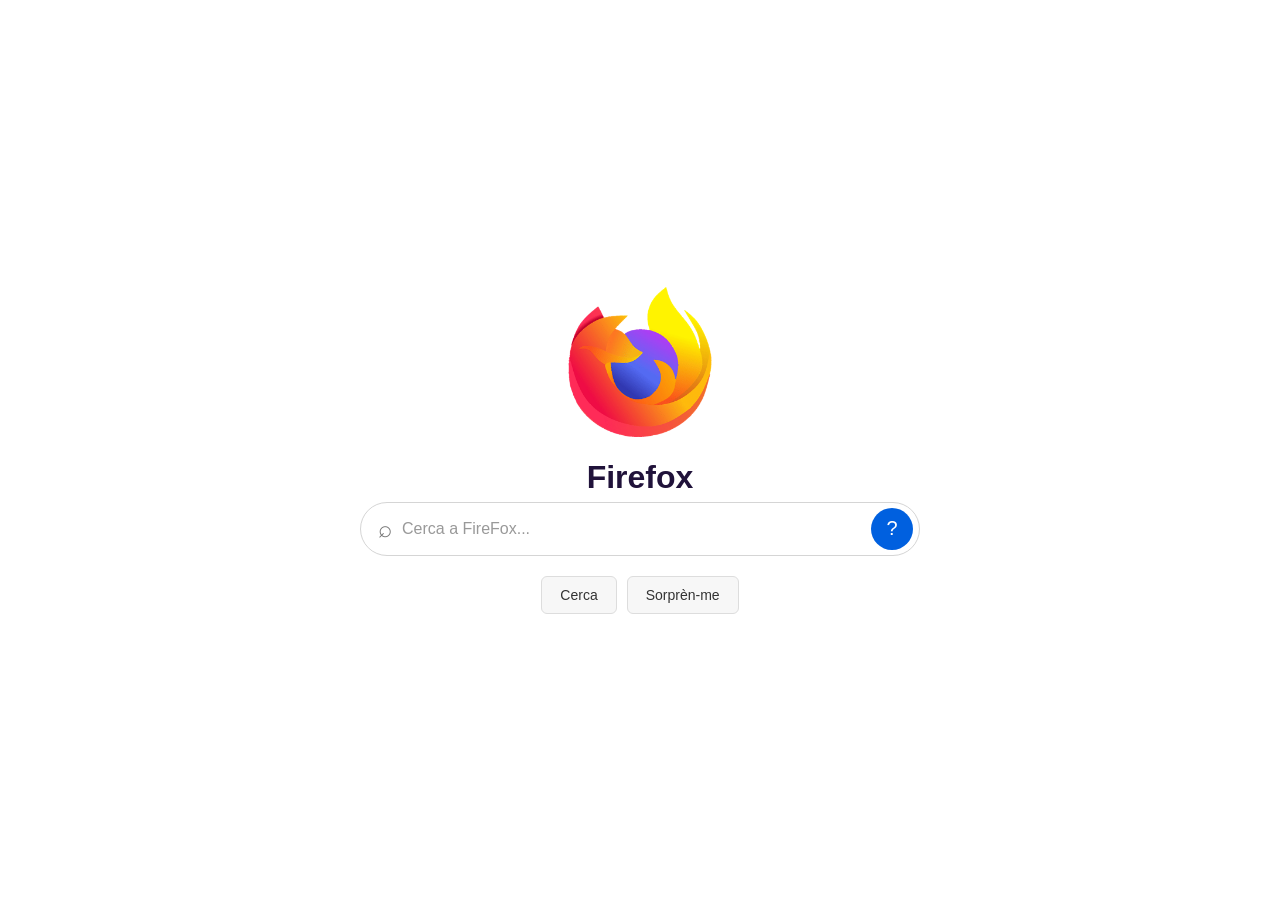
<file: 01_task/index.html>
<!DOCTYPE html>
<html lang="ca">
<head>
    <meta charset="UTF-8">
    <meta name="viewport" content="width=device-width, initial-scale=1.0">

    <title>Firefox</title>

    <link rel="stylesheet" href="styles.css">
</head>

<body>

    <main class="contenidor">

        <img src="firefox.png" alt="Firefox" class="logo">

        <h1>Firefox</h1>

        <form
            class="cerca"
            action="https://www.google.com/search"
            method="GET"
        >
            <span class="icona">⌕</span>

            <input
                type="text"
                name="q"
                class="buscador"
                placeholder="Cerca a FireFox..."
                autocomplete="off"
            >

            <button type="submit">?</button>
        </form>

        <div class="botons">
            <button type="button" onclick="document.querySelector('.buscador').focus()">
                Cerca
            </button>

            <button
                type="button"
                onclick="window.location.href='https:firefox.com'"
            >
                Sorprèn-me
            </button>
        </div>

    </main>

</body>
</html>
</file>
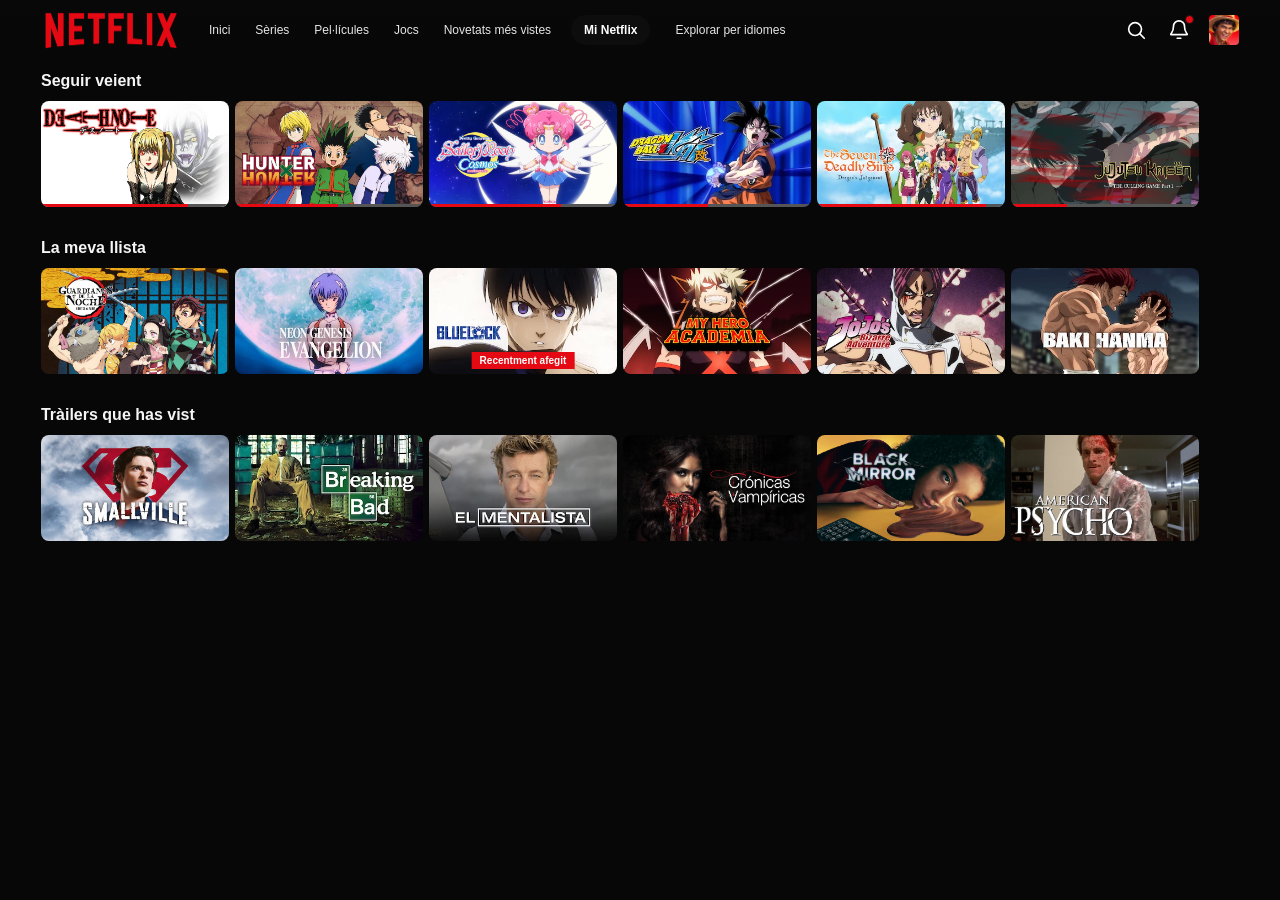
<file: 02_task/index.html>
<!DOCTYPE html>
<html lang="ca">
<head>
    <meta charset="UTF-8">
    <meta name="viewport" content="width=device-width, initial-scale=1.0">
    <title>Netflix</title>
    <link rel="icon" type="image/x-icon" href="./imgs/netflix.ico">
    <link rel="stylesheet" href="style.css">
</head>
<body>
    <header class="topbar">
        <a href="#" class="logo">
            <img src="./imgs/netflix-logo.png" alt="Netflix">
        </a>

        <nav class="navigation">
            <a href="#">Inici</a>
            <a href="#">Sèries</a>
            <a href="#">Pel·lícules</a>
            <a href="#">Jocs</a>
            <a href="#">Novetats més vistes</a>
            <a href="#" class="my-netflix">Mi Netflix</a>
            <a href="#">Explorar per idiomes</a>
        </nav>

        <div class="header-actions">
            <button aria-label="Cercar" class="icon-button">
                <svg viewBox="0 0 24 24" aria-hidden="true">
                    <circle cx="11" cy="11" r="7"></circle>
                    <path d="m16 16 5 5"></path>
                </svg>
            </button>

            <button aria-label="Notificacions" class="icon-button notification-button">
                <svg viewBox="0 0 24 24" aria-hidden="true">
                    <path d="M18 8a6 6 0 0 0-12 0c0 7-3 7-3 9h18c0-2-3-2-3-9"></path>
                    <path d="M10 21h4"></path>
                </svg>
                <span class="notification-dot"></span>
            </button>
            <img src="./imgs/user.png" alt="Perfil" class="avatar">
        </div>
    </header>

    <main>
        <section class="content-section">
            <h2>Seguir veient</h2>
            <div class="movie-row">
                <article class="movie-card">
                    <img src="./imgs/deathnote.png" alt="League of Legends">
                    <div class="progress"><span style="width: 78%"></span></div>
                </article>
                <article class="movie-card">
                    <img src="./imgs/hunterxhunter.png" alt="Valorant">
                    <div class="progress"><span style="width: 55%"></span></div>
                </article>
                <article class="movie-card">
                    <img src="./imgs/sailormoon.png" alt="Minecraft">
                    <div class="progress"><span style="width: 70%"></span></div>
                </article>
                <article class="movie-card">
                    <img src="./imgs/dragonballz.png" alt="FIFA">
                    <div class="progress"><span style="width: 45%"></span></div>
                </article>
                <article class="movie-card">
                    <img src="./imgs/thesevendeadlysins.png" alt="Grand Theft Auto">
                    <div class="progress"><span style="width: 90%"></span></div>
                </article>
                <article class="movie-card">
                    <img src="./imgs/jujutsukaisen.png" alt="League of Legends">
                    <div class="progress"><span style="width: 30%"></span></div>
                </article>
            </div>
        </section>

        <section class="content-section">
            <h2>La meva llista</h2>
            <div class="movie-row">
                <article class="movie-card">
                    <img src="./imgs/demonslayer.png" alt="demonslayer">
                </article>
                <article class="movie-card">
                    <img src="./imgs/neongenesisevangelion.png" alt="neongenesisevangelion">
                </article>
                <article class="movie-card">
                    <img src="./imgs/bluelock.png" alt="Minecraft">
                    <span class="new-label">Recentment afegit</span>
                </article>
                <article class="movie-card">
                    <img src="./imgs/myheroacademia.png" alt="FIFA">
                </article>
                <article class="movie-card">
                    <img src="./imgs/jojos.png" alt="Grand Theft Auto">
                </article>
                <article class="movie-card">
                    <img src="./imgs/baki.png" alt="Valorant">
                </article>
            </div>
        </section>

        <section class="content-section">
            <h2>Tràilers que has vist</h2>
            <div class="movie-row">
                <article class="movie-card">
                    <img src="./imgs/smallville.png" alt="Tràiler de Valorant">
                </article>
                <article class="movie-card">
                    <img src="./imgs/breakingbad.png" alt="Tràiler de GTA">
                </article>
                <article class="movie-card">
                    <img src="./imgs/elmentalista.png" alt="Tràiler de Minecraft">
                </article>
                <article class="movie-card">
                    <img src="./imgs/cronicasvampiricas.png" alt="Tràiler de League of Legends">
                </article>
                <article class="movie-card">
                    <img src="./imgs/blackmirror.png" alt="Tràiler de FIFA">
                </article>
                <article class="movie-card">
                    <img src="./imgs/psycho.png" alt="Tràiler de GTA">
                </article>
            </div>
        </section>
    </main>
</body>
</html>
</file>
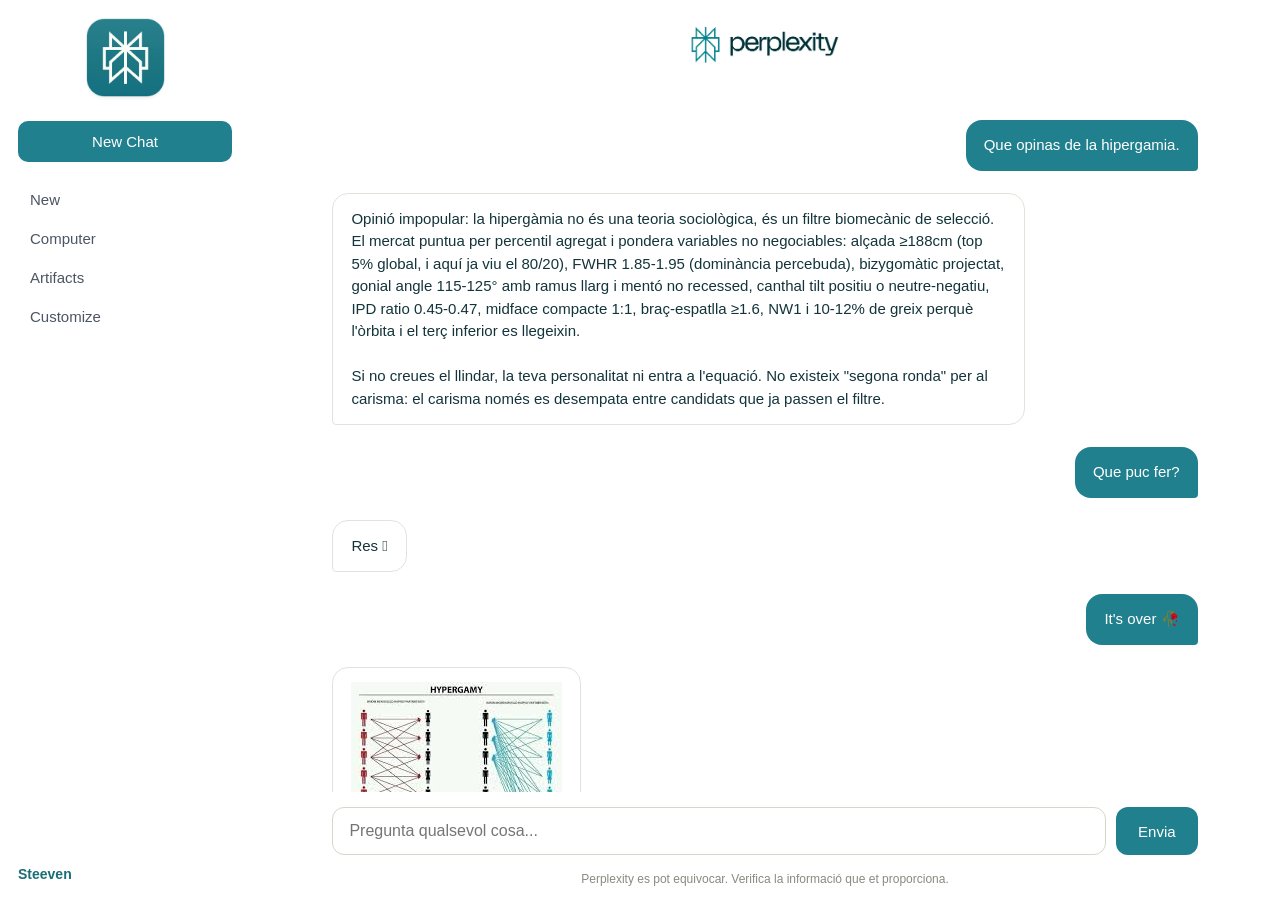
<file: 03_task/index.html>
<!doctype html>
<html lang="ca">
  <head>
    <meta charset="UTF-8" />
    <meta name="viewport" content="width=device-width, initial-scale=1.0" />
    <title>Perplexity AI</title>
    <link rel="stylesheet" href="style.css" />
  </head>
  <body>
    <div class="layout">
      <aside class="sidebar">
        <div class="sidebar-logo">
          <img src="./logo.jpg" alt="Perplexity Logo" />
        </div>

        <button class="new-chat">New Chat</button>

        <ul class="menu">
          <li>New</li>
          <li>Computer</li>
          <li>Artifacts</li>
          <li>Customize</li>
        </ul>

        <div class="sidebar-bottom">
          <p><b>Steeven</b></p>
        </div>
      </aside>

      <main class="chat-area">
        <header class="topbar">
          <img class="name-logo" src="./isologo.png" alt="Perplexity Isologo" />
        </header>

        <div class="chat-container">
          <div class="chat-message user">
            <div class="bubble">Que opinas de la hipergamia.</div>
          </div>

          <div class="chat-message bot">
            <div class="bubble">
              Opinió impopular: la hipergàmia no és una teoria sociològica, és un
              filtre biomecànic de selecció. El mercat puntua per percentil
              agregat i pondera variables no negociables: alçada ≥188cm (top 5%
              global, i aquí ja viu el 80/20), FWHR 1.85-1.95 (dominància
              percebuda), bizygomàtic projectat, gonial angle 115-125° amb ramus
              llarg i mentó no recessed, canthal tilt positiu o neutre-negatiu,
              IPD ratio 0.45-0.47, midface compacte 1:1, braç-espatlla ≥1.6,
              NW1 i 10-12% de greix perquè l'òrbita i el terç inferior es
              llegeixin.<br /><br />
              Si no creues el llindar, la teva personalitat ni entra a
              l'equació. No existeix "segona ronda" per al carisma: el carisma
              només es desempata entre candidats que ja passen el filtre.
            </div>
          </div>

          <div class="chat-message user">
            <div class="bubble">Que puc fer?</div>
          </div>

          <div class="chat-message bot">
            <div class="bubble">Res 🫩
            </div>
          </div>

          <div class="chat-message user">
            <div class="bubble">It's over 🥀</div>
          </div>

          <div class="chat-message bot">
            <div class="bubble">
              <a href="hipergamy.png" target="_blank">
                <img
                  src="hipergamy.png"
                  alt="Hipergamia"
                  style="max-width: 100%; height: auto"
                />
              </a>
            </div>
          </div>
        </div>

        <form class="input-form">
          <input type="text" placeholder="Pregunta qualsevol cosa..." />
          <button type="submit">Envia</button>
        </form>

        <p class="disclaimer">
          Perplexity es pot equivocar. Verifica la informació que et
          proporciona.
        </p>
      </main>
    </div>
  </body>
</html>
</file>
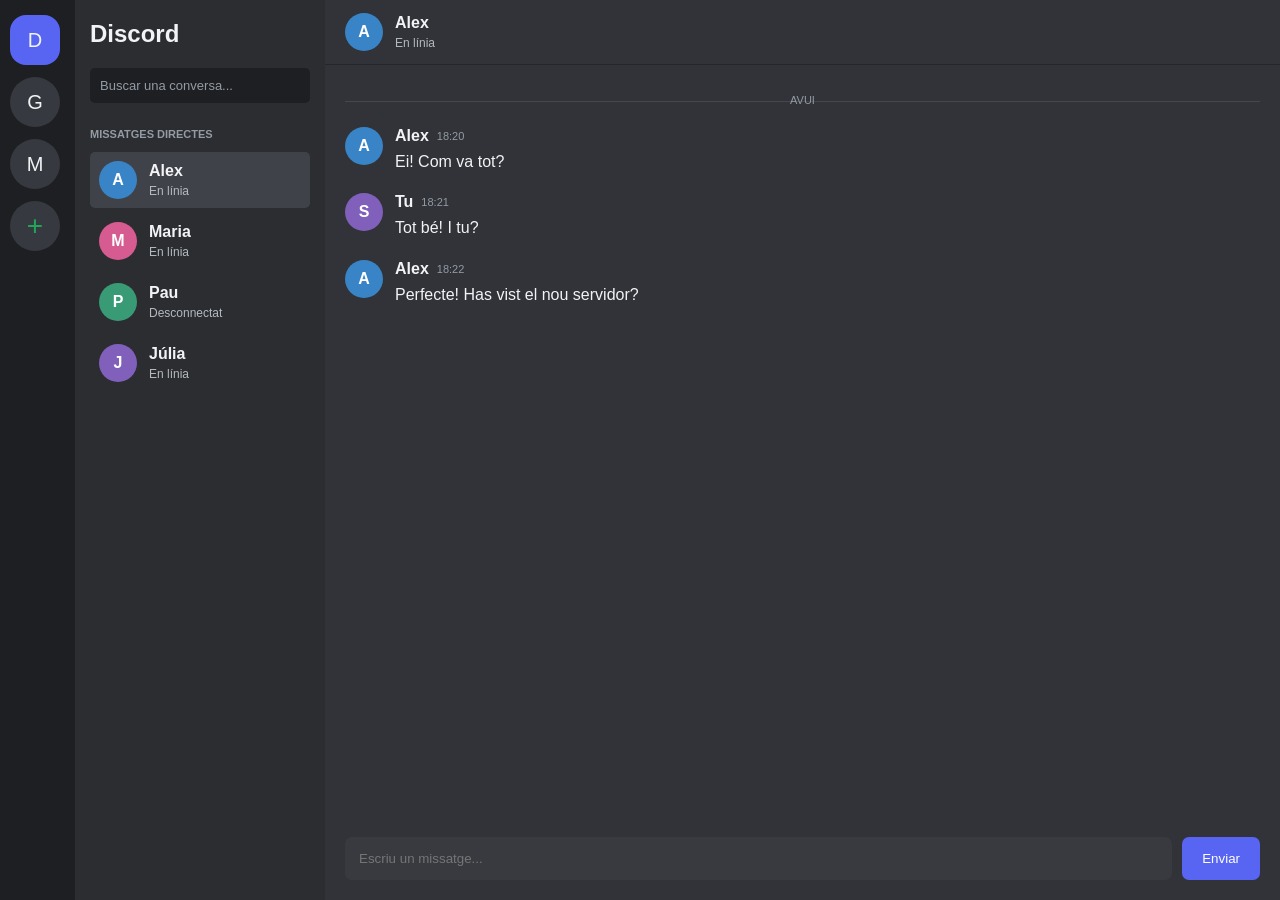
<file: 04_task/index.html>
<!DOCTYPE html>
<html lang="ca">
<head>
    <meta charset="UTF-8">
    <meta name="viewport" content="width=device-width, initial-scale=1.0">
    <title>Discord</title>
    <link rel="stylesheet" href="style.css">
    <script defer src="script.js"></script>
</head>
<body>
    <div class="container">
        <aside class="servers">
            <div class="server active">D</div>
            <div class="server">G</div>
            <div class="server">M</div>
            <div class="add-server">+</div>
        </aside>

        <aside class="sidebar">
            <h2>Discord</h2>
            <div class="search">Buscar una conversa...</div>

            <h3>MISSATGES DIRECTES</h3>
            <div class="friend active" data-name="Alex" data-status="En línia">
                <div class="avatar blue">A</div>
                <div><strong>Alex</strong><small>En línia</small></div>
            </div>
            <div class="friend" data-name="Maria" data-status="En línia">
                <div class="avatar pink">M</div>
                <div><strong>Maria</strong><small>En línia</small></div>
            </div>
            <div class="friend" data-name="Pau" data-status="Desconnectat">
                <div class="avatar green">P</div>
                <div><strong>Pau</strong><small>Desconnectat</small></div>
            </div>
            <div class="friend" data-name="Júlia" data-status="En línia">
                <div class="avatar purple">J</div>
                <div><strong>Júlia</strong><small>En línia</small></div>
            </div>
        </aside>

        <main class="chat">
            <header class="chat-header">
                <div class="avatar blue" id="header-avatar">A</div>
                <div>
                    <strong id="chat-name">Alex</strong>
                    <small id="chat-status">En línia</small>
                </div>
            </header>

            <section class="messages" id="messages">
                <div class="day">AVUI</div>
                <div class="message">
                    <div class="avatar blue">A</div>
                    <div class="message-content">
                        <div class="message-info"><strong>Alex</strong><small>18:20</small></div>
                        <p>Ei! Com va tot?</p>
                    </div>
                </div>
                <div class="message mine">
                    <div class="avatar purple">S</div>
                    <div class="message-content">
                        <div class="message-info"><strong>Tu</strong><small>18:21</small></div>
                        <p>Tot bé! I tu?</p>
                    </div>
                </div>
                <div class="message">
                    <div class="avatar blue">A</div>
                    <div class="message-content">
                        <div class="message-info"><strong>Alex</strong><small>18:22</small></div>
                        <p>Perfecte! Has vist el nou servidor?</p>
                    </div>
                </div>
            </section>

            <form class="message-form" id="message-form">
                <input type="text" id="message-input" placeholder="Escriu un missatge..." autocomplete="off">
                <button type="submit">Enviar</button>
            </form>
        </main>
    </div>
</body>
</html>
</file>
<file: 01_task/styles.css>
* {
    margin: 0;
    padding: 0;
    box-sizing: border-box;
}

body {
    min-height: 100vh;

    font-family: Arial, Helvetica, sans-serif;
    color: #20123a;

    display: flex;
    justify-content: center;
    align-items: center;

    background: #ffffff;
}

.contenidor {
    width: 100%;
    max-width: 620px;
    padding: 30px;

    text-align: center;
}

.logo {
    width: 150px;
    height: 150px;

    object-fit: contain;

    margin-bottom: 18px;

    transition: transform 0.25s ease;
}

.logo:hover {
    transform: scale(1.04);
}

h1 {
    font-size: 32px;
    font-weight: 600;

    margin-bottom: 6px;
}

.subtitol {
    color: #777;
    font-size: 15px;

    margin-bottom: 25px;
}

.cerca {
    width: 100%;
    height: 54px;

    display: flex;
    align-items: center;

    padding-left: 17px;
    padding-right: 6px;

    background: white;

    border: 1px solid #d5d5d5;
    border-radius: 27px;

    transition: border-color 0.2s ease,
                box-shadow 0.2s ease;
}

.cerca:focus-within {
    border-color: #35c4c0;

    box-shadow: 0 0 0 3px rgba(0, 96, 223, 0.12);
}

.icona {
    color: #777;
    font-size: 24px;
    margin-right: 10px;
}

.buscador {
    flex: 1;

    height: 100%;

    border: none;
    outline: none;

    background: transparent;

    font-size: 16px;
    color: #20123a;
}

.buscador::placeholder {
    color: #999;
}

.cerca button {
    width: 42px;
    height: 42px;

    border: none;
    border-radius: 50%;

    background: #0060df;
    color: white;

    font-size: 20px;

    cursor: pointer;

    transition: background 0.2s ease,
                transform 0.2s ease;
}

.botons {
    display: flex;
    justify-content: center;
    gap: 10px;

    margin-top: 20px;
}

.botons button {
    padding: 10px 18px;

    border: 1px solid #ddd;
    border-radius: 6px;

    background: #f7f7f7;
    color: #333;

    font-size: 14px;

    cursor: pointer;

    transition: background 0.2s ease,
                border-color 0.2s ease;
}

.botons button:hover {
    background: #eeeeee;
    border-color: #ccc;
}
</file>
<file: 02_task/style.css>
* {
    margin: 0;
    padding: 0;
    box-sizing: border-box;
}

body {
    background: #070707;
    color: #fff;
    font-family: Arial, Helvetica, sans-serif;
    overflow-x: hidden;
}

.topbar {
    height: 60px;
    padding: 0 3.2%;
    display: flex;
    align-items: center;
    gap: 28px;
    background: linear-gradient(to bottom, #080808, #070707);
    position: relative;
    z-index: 10;
}

.logo {
    display: flex;
    align-items: center;
    flex-shrink: 0;
}

.logo img {
    display: block;
    width: 140px;
    height: auto;
    object-fit: contain;
}

.navigation {
    display: flex;
    align-items: center;
    gap: 25px;
    white-space: nowrap;
}

.navigation a {
    color: #e5e5e5;
    text-decoration: none;
    font-size: 12px;
    transition: color 0.2s;
}

.navigation a:hover {
    color: #b3b3b3;
}

.navigation .my-netflix {
    background: #0e0d0d;
    color: white;
    font-weight: bold;
    padding: 8px 13px;
    border-radius: 20px;
    margin-left: -5px;
}

.header-actions {
    display: flex;
    align-items: center;
    gap: 18px;
    margin-left: auto;
}

.icon-button {
    position: relative;
    display: flex;
    align-items: center;
    justify-content: center;
    width: 25px;
    height: 30px;
    padding: 0;
    background: transparent;
    border: none;
    color: #fff;
    cursor: pointer;
}

.icon-button svg {
    width: 22px;
    height: 22px;
    fill: none;
    stroke: currentColor;
    stroke-width: 1.8;
    stroke-linecap: round;
    stroke-linejoin: round;
}

.notification-dot {
    position: absolute;
    top: 0;
    right: -3px;
    width: 9px;
    height: 9px;
    background: #e50914;
    border: 1px solid #141414;
    border-radius: 50%;
}

.icon-button:hover {
    opacity: 0.75;
}

.avatar {
    width: 30px;
    height: 30px;
    border-radius: 4px;
    object-fit: cover;
}

main {
    padding-top: 12px;
}

.content-section {
    margin-bottom: 26px;
    padding-left: 3.2%;
}

.content-section h2 {
    font-size: 16px;
    font-weight: 600;
    margin-bottom: 11px;
    color: #f5f5f5;
}

.movie-row {
    display: flex;
    gap: 6px;
    overflow-x: auto;
    overflow-y: hidden;
    padding-right: 3.2%;
    padding-bottom: 6px;
    scrollbar-width: none;
}

.movie-row::-webkit-scrollbar {
    display: none;
}

.movie-card {
    flex: 0 0 188px;
    height: 106px;
    position: relative;
    border-radius: 8px;
    overflow: hidden;
    background: #252525;
    cursor: pointer;
    transition: transform 0.25s ease;
}

.movie-card img {
    display: block;
    width: 100%;
    height: 100%;
    object-fit: cover;
}

.movie-card:hover {
    transform: scale(1.06);
    z-index: 5;
}

.progress {
    position: absolute;
    height: 3px;
    bottom: 0;
    left: 0;
    width: 100%;
    background: #555;
}

.progress span {
    display: block;
    height: 100%;
    background: #e50914;
}

.new-label {
    position: absolute;
    bottom: 5px;
    left: 50%;
    transform: translateX(-50%);
    white-space: nowrap;
    padding: 3px 8px;
    background: #e50914;
    color: white;
    font-size: 10px;
    font-weight: bold;
}

@media (min-width: 1200px) {
    .movie-card {
        flex-basis: 188px;
        height: 106px;
    }

    .content-section h2 {
        font-size: 16px;
    }
}

@media (max-width: 700px) {
    .topbar {
        height: auto;
        min-height: 58px;
        padding: 12px 4%;
        flex-wrap: wrap;
        gap: 12px;
    }

    .logo {
        font-size: 22px;
    }

    .navigation {
        order: 3;
        width: 100%;
        overflow-x: auto;
        gap: 20px;
        padding: 5px 0;
        scrollbar-width: none;
    }

    .navigation::-webkit-scrollbar {
        display: none;
    }

    .navigation a {
        font-size: 11px;
    }

    .header-actions {
        gap: 10px;
    }

    .content-section {
        padding-left: 4%;
        margin-bottom: 22px;
    }

    .content-section h2 {
        font-size: 15px;
    }

    .movie-card {
        flex-basis: 150px;
        height: 85px;
    }
}
</file>
<file: 03_task/style.css>
* {
    box-sizing: border-box;
}

body {
    margin: 0;
    font-family: 'Segoe UI', sans-serif;
    background-color: white;
    color: #13343b;
}

.layout {
    display: flex;
    height: 100vh;
    height: 100dvh;
}

.sidebar {
    width: 250px;
    flex-shrink: 0;
    background-color: white;
    padding: 18px;
    display: flex;
    flex-direction: column;
    gap: 18px;
}

.sidebar-logo {
    text-align: center;
}

.sidebar-logo img {
    width: 85px;
    height: auto;
    display: block;
    margin: 0 auto;
}

.new-chat {
    background-color: #20808d;
    color: white;
    border: none;
    padding: 12px;
    border-radius: 10px;
    font-family: inherit;
    font-size: 15px;
    cursor: pointer;
}

.new-chat:hover {
    background-color: #1b6d78;
}

.menu {
    list-style: none;
    padding: 0;
    margin: 0;
}

.menu li {
    padding: 11px 12px;
    border-radius: 8px;
    color: #4b5563;
    font-size: 15px;
    cursor: pointer;
}

.menu li:hover {
    background-color: #f3f3f3;
}

.sidebar-bottom {
    margin-top: auto;
    font-size: 14px;
    color: #1b6d78;
    padding-top: 12px;
}

.sidebar-bottom p {
    margin: 0;
}

.chat-area {
    flex: 1;
    min-width: 0;
    min-height: 0;
    display: flex;
    flex-direction: column;
}

.topbar {
    height: 90px;
    flex-shrink: 0;
    padding: 10px 22px;
    background-color: white;
    display: flex;
    align-items: center;
}

.name-logo {
    display: block;
    width: auto;
    height: auto;
    max-width: 180px;
    max-height: 150px;
    margin: 0 auto;
}

.chat-container {
    flex: 1;
    min-height: 0;
    overflow-y: auto;
    padding: 30px 8%;
    display: flex;
    flex-direction: column;
    gap: 22px;
}

.chat-message {
    display: flex;
}

.chat-message.user {
    justify-content: flex-end;
}

.chat-message.bot {
    justify-content: flex-start;
}

.bubble {
    max-width: 80%;
    padding: 14px 18px;
    border-radius: 16px;
    font-size: 15px;
    line-height: 1.5;
    overflow-wrap: anywhere;
}

.chat-message.user .bubble {
    background-color: #20808d;
    color: white;
    border-bottom-right-radius: 4px;
}

.chat-message.bot .bubble {
    background-color: white;
    border: 1px solid #e3e3dc;
    border-bottom-left-radius: 4px;
}

.input-form {
    display: flex;
    flex-shrink: 0;
    gap: 10px;
    padding: 15px 8%;
    margin: 0;
}

.input-form input {
    flex: 1;
    min-width: 0;
    padding: 14px 16px;
    border: 1px solid #d6d6cc;
    border-radius: 12px;
    font-family: inherit;
    font-size: 16px;
    background-color: white;
    color: #13343b;
}

.input-form input:focus {
    outline: 2px solid #20808d;
    outline-offset: 2px;
}

.input-form button {
    background-color: #20808d;
    color: white;
    border: none;
    padding: 0 22px;
    border-radius: 12px;
    font-family: inherit;
    font-size: 15px;
    cursor: pointer;
}

.input-form button:hover {
    background-color: #1b6d78;
}

.disclaimer {
    text-align: center;
    font-size: 12px;
    line-height: 1.5;
    color: #8a8a80;
    padding: 0 16px 12px;
    margin: 0;
}
</file>
<file: 04_task/style.css>
* {
    box-sizing: border-box;
}

body {
    margin: 0;
    font-family: Arial, sans-serif;
    background: #313338;
    color: #f2f3f5;
}

.container {
    display: flex;
    height: 100vh;
}

/* Barra dels servidors */
.servers {
    width: 75px;
    background: #1e1f22;
    padding: 15px 10px;
}

.server, .add-server {
    width: 50px;
    height: 50px;
    margin-bottom: 12px;
    border-radius: 50%;
    background: #36393f;
    display: flex;
    align-items: center;
    justify-content: center;
    font-size: 20px;
    cursor: pointer;
}

.server.active {
    background: #5865f2;
    border-radius: 16px;
}

.add-server {
    color: #23a559;
    font-size: 28px;
}

/* Llista de converses */
.sidebar {
    width: 250px;
    background: #2b2d31;
    padding: 15px;
}

.sidebar h2 {
    margin: 5px 0 20px;
}

.search {
    padding: 10px;
    background: #1e1f22;
    color: #949ba4;
    border-radius: 5px;
    font-size: 13px;
    margin-bottom: 25px;
}

.sidebar h3 {
    color: #949ba4;
    font-size: 11px;
    margin-bottom: 12px;
}

.friend {
    display: flex;
    align-items: center;
    gap: 12px;
    padding: 9px;
    border-radius: 5px;
    cursor: pointer;
    margin-bottom: 5px;
}

.friend:hover, .friend.active {
    background: #404249;
}

.friend small, .chat-header small {
    display: block;
    color: #b5bac1;
    font-size: 12px;
    margin-top: 4px;
}

.avatar {
    width: 38px;
    height: 38px;
    border-radius: 50%;
    display: flex;
    align-items: center;
    justify-content: center;
    color: white;
    font-weight: bold;
    flex-shrink: 0;
}

.blue { background: #3984c6; }
.pink { background: #d65b91; }
.green { background: #399b75; }
.purple { background: #8160bb; }

/* Finestra del xat */
.chat {
    flex: 1;
    display: flex;
    flex-direction: column;
    min-width: 0;
}

.chat-header {
    height: 65px;
    padding: 12px 20px;
    display: flex;
    align-items: center;
    gap: 12px;
    border-bottom: 1px solid #25262a;
}

.messages {
    flex: 1;
    padding: 20px;
    overflow-y: auto;
}

.day {
    text-align: center;
    color: #949ba4;
    font-size: 11px;
    border-bottom: 1px solid #45474e;
    line-height: 0.1em;
    margin: 15px 0 25px;
}

.day {
    background: #313338;
}

.message {
    display: flex;
    gap: 12px;
    margin: 20px 0;
}

.message-content {
    min-width: 0;
}

.message-info {
    display: flex;
    align-items: center;
    gap: 8px;
}

.message-info small {
    color: #949ba4;
    font-size: 11px;
}

.message p {
    margin: 6px 0 0;
    line-height: 1.4;
}

.message-form {
    display: flex;
    gap: 10px;
    padding: 15px 20px 20px;
}

.message-form input {
    flex: 1;
    min-width: 0;
    padding: 14px;
    background: #383a40;
    border: none;
    border-radius: 7px;
    color: white;
    outline: none;
}

.message-form button {
    padding: 0 20px;
    background: #5865f2;
    color: white;
    border: none;
    border-radius: 7px;
    cursor: pointer;
}

.message-form button:hover {
    background: #4752c4;
}

@media (max-width: 650px) {
    .servers {
        width: 60px;
        padding: 10px 5px;
    }

    .server, .add-server {
        width: 45px;
        height: 45px;
    }

    .sidebar {
        width: 175px;
        padding: 10px;
    }

    .message-form {
        padding: 10px;
    }
}
</file>
